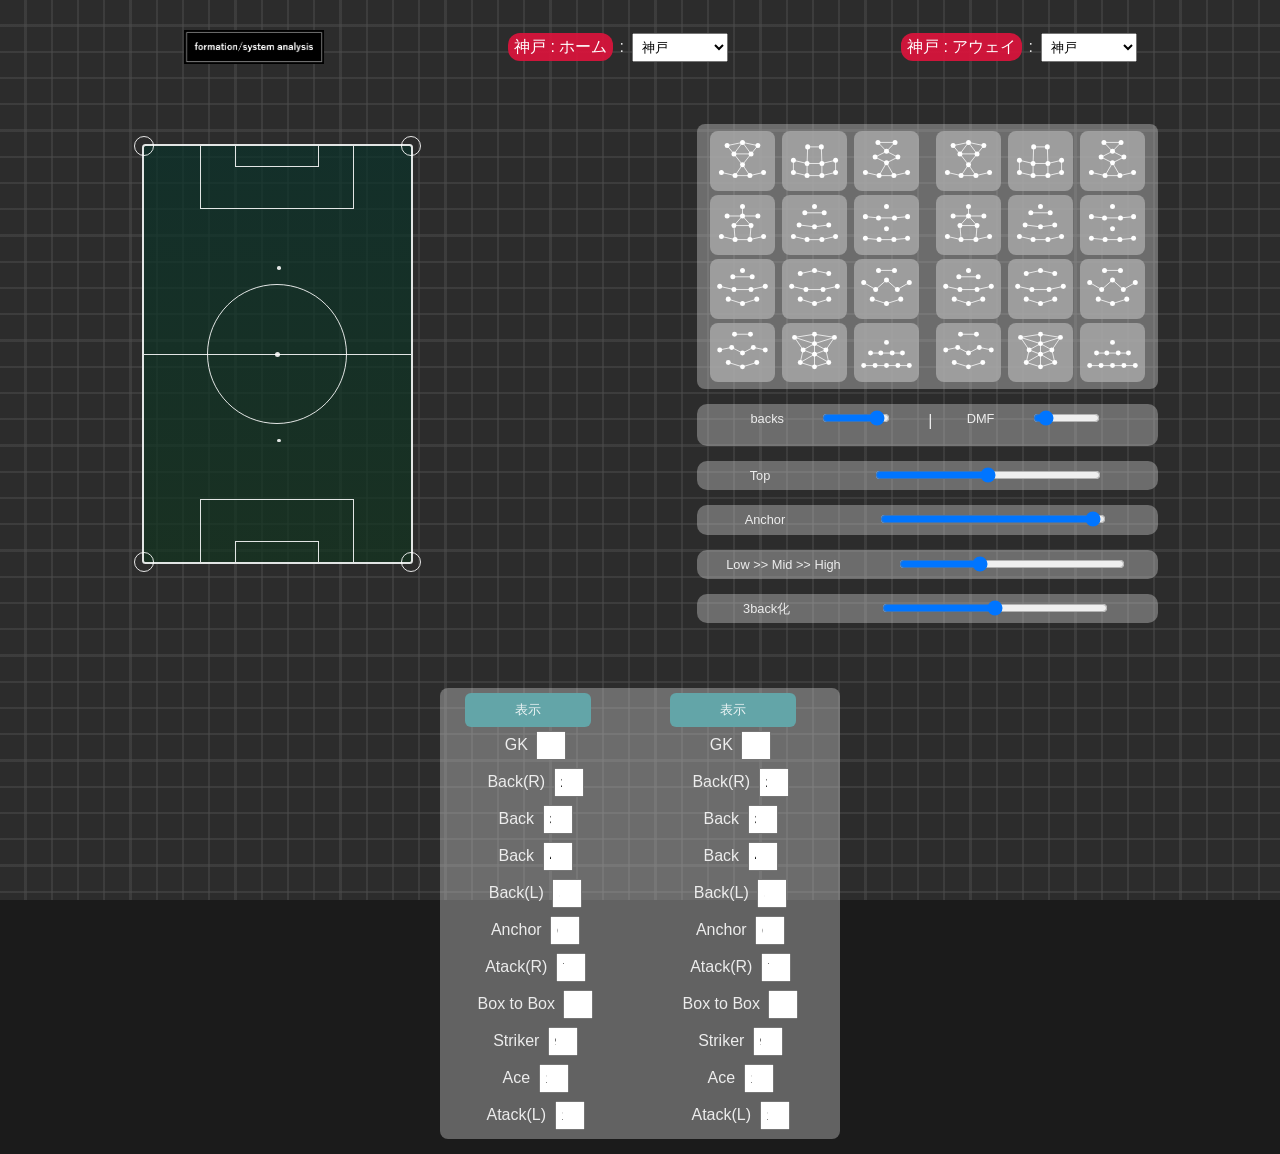
<file: index.html>
<!DOCTYPE html>
<html lang="ja">
<head>
  <meta charset="UTF-8" />
  <meta name="viewport" content="width=device-width, initial-scale=1.0">
  <link rel="stylesheet" href="sanitize.css">
  <link rel="stylesheet" href="style.css">
  <link rel="stylesheet" href="field.css">
  <title>football strategy ver1.01</title>
</head>
<body>
  <div class="bg_pattern Paper_v2"></div>
  <script type="module" src="js/main.js"></script>
  <header>        
    <div class="legend infopart">  
        <img src="figure/title.png" alt="スタメン配置" id="title" class="box">      
        <div class="icon box ">
            <span class="home-chip">神戸</span>:
            <select id="homeTeamSelect">
                <option value="kobe">神戸</option>
                <option value="marinos">横浜FM</option>
                <option value="antlers">鹿島</option>
                <option value="kashiwa">柏</option>
                <option value="gohsaka">G大阪</option>
                <option value="hiroshima">広島</option>
                <option value="shimizu">清水</option>
                <option value="kobe_AwayVer">神戸(A)</option>
                <option value="kobe_30th">神戸(30th)</option>
                <option value="marinos_AwayVer">横浜FM(A)</option>
                <option value="antlers_AwayVer">鹿島(A)</option>
                <option value="kashiwa_AwayVer">柏(A)</option>
                <option value="gohsaka_AwayVer">G大阪(A)</option>
                <option value="hiroshima_AwayVer">広島(A)</option>
            </select>
        </div>        
        <div class="icon box ">
            <span class="away-chip">Away: 奥側</span>:
            <select id="awayTeamSelect">
                <option value="kobe">神戸</option>
                <option value="marinos">横浜FM</option>
                <option value="antlers">鹿島</option>
                <option value="kashiwa">柏</option>
                <option value="gohsaka">G大阪</option>
                <option value="hiroshima">広島</option>
                <option value="shimizu">清水</option>
                <option value="kobe_AwayVer">神戸(A)</option>
                <option value="kobe_30th">神戸(30th)</option>
                <option value="marinos_AwayVer">横浜FM(A)</option>
                <option value="antlers_AwayVer">鹿島(A)</option>
                <option value="kashiwa_AwayVer">柏(A)</option>
                <option value="gohsaka_AwayVer">G大阪(A)</option>
                <option value="hiroshima_AwayVer">広島(A)</option>
            </select>
        </div>  
    </div>
  </header>
  <div class="main">
    <div id="field" class="centering_item">
        <div class="center-line"></div>
      <div class="center-circle"></div>
      <div class="center-spot"></div>

      <div class="penalty-box top"></div>
      <div class="penalty-box bottom"></div>
      <div class="goal-box top"></div>
      <div class="goal-box bottom"></div>

      <div class="penalty-spot top"></div>
      <div class="penalty-spot bottom"></div>

      <div class="corner tl"></div>
      <div class="corner tr"></div>
      <div class="corner bl"></div>
      <div class="corner br"></div>
    </div>
    <div id="info" class="centering_item">
      <div class="forms-wrapper  infopart">
          <div class="formation-buttons home-formations home-block">
            <button type="button" data-formation="4123"       ><img src="figure/4123.svg" alt="4123"></button>
            <button type="button" data-formation="442"        ><img src="figure/442.svg" alt="442"></button>
            <button type="button" data-formation="442_diamond"><img src="figure/442_diamond.svg" alt="442◇"></button>
            <button type="button" data-formation="4231"       ><img src="figure/4231.svg" alt="4231"></button>
            <button type="button" data-formation="4321"       ><img src="figure/4321.svg" alt="4321"></button>
            <button type="button" data-formation="4141"       ><img src="figure/4141.svg" alt="4141"></button>
            <button type="button" data-formation="3421"       ><img src="figure/3421.svg" alt="3421"></button>            
            <button type="button" data-formation="343"        ><img src="figure/343.svg" alt="343"></button>
            <button type="button" data-formation="352W"       ><img src="figure/352W.svg" alt="352W"></button>
            <button type="button" data-formation="352M"       ><img src="figure/352M.svg" alt="352M"></button>
            <button type="button" data-formation="343_diamond"><img src="figure/343_diamond.svg" alt="343◇"></button>
            <button type="button" data-formation="541"        ><img src="figure/541.svg" alt="541"></button>
          </div>
          
          <div class="formation-buttons away-formations away-block">
            <button type="button" data-formation="4123"       ><img src="figure/4123.svg" alt="4123"></button>
            <button type="button" data-formation="442"        ><img src="figure/442.svg" alt="442"></button>
            <button type="button" data-formation="442_diamond"><img src="figure/442_diamond.svg" alt="442◇"></button>
            <button type="button" data-formation="4231"       ><img src="figure/4231.svg" alt="4231"></button>
            <button type="button" data-formation="4321"       ><img src="figure/4321.svg" alt="4321"></button>
            <button type="button" data-formation="4141"       ><img src="figure/4141.svg" alt="4141"></button>
            <button type="button" data-formation="3421"       ><img src="figure/3421.svg" alt="3421"></button>            
            <button type="button" data-formation="343"        ><img src="figure/343.svg" alt="343"></button>
            <button type="button" data-formation="352W"       ><img src="figure/352W.svg" alt="352W"></button>
            <button type="button" data-formation="352M"       ><img src="figure/352M.svg" alt="352M"></button>
            <button type="button" data-formation="343_diamond"><img src="figure/343_diamond.svg" alt="343◇"></button>
            <button type="button" data-formation="541"        ><img src="figure/541.svg" alt="541"></button>
          </div>
      </div>
      <div class="sliderpart  infopart">
        <p>
          <div class="whichpara">backs</div>          
          <input type="range" id="backsSlider" min="0" max="1" step="1" value="1" class="switch">
          <div>|</div>
          <div class="whichpara">DMF</div>          
          <input type="range" id="volanteSlider" min="0" max="1" step="1" value="0" class="switch">
        </p>
        <!-- <div> 4-2-1-3 </div> -->
      </div>  
      <div class="sliderpart  infopart">
          <label class="whichpara">Top</label>          
          <input type="range" id="topSlider" min="0" max="1" step="0.02" value="0.5" class="tops">
      </div>  
      <div class="sliderpart  infopart">
        <label class="whichpara">Anchor</label>          
        <input type="range" id="systemSlider" min="0" max="1" step="0.02" value="1" class = "tops">
      </div>  
      <div class="sliderpart  infopart">
        <label class="whichpara">Low >> Mid >> High</label>          
        <input type="range" id="sideSlider" min="0" max="1" step="0.02" value="0.33" class = "tops">
      </div>  
      <div class="sliderpart  infopart">
        <label class="whichpara">3back化</label>          
        <input type="range" id="sidebackSlider" min="0" max="1" step="0.02" value="0.5" class = "tops">
      </div>  
    </div>
    <div class="squadnum infopart centering_item">
      <div class="form-block home-block">      
        <form id="playerFormHome">
          <button class="submit-btn" type="submit">表示</button>            
          <div id="inputsHome"></div>
        </form>
      </div>
      <div class="form-block away-block">
        <form id="playerFormAway">
          <button class="submit-btn" type="submit">表示</button>              
          <div id="inputsAway"></div>
        </form>
      </div>
    </div>
  </div>
</body>
</html>
</file>
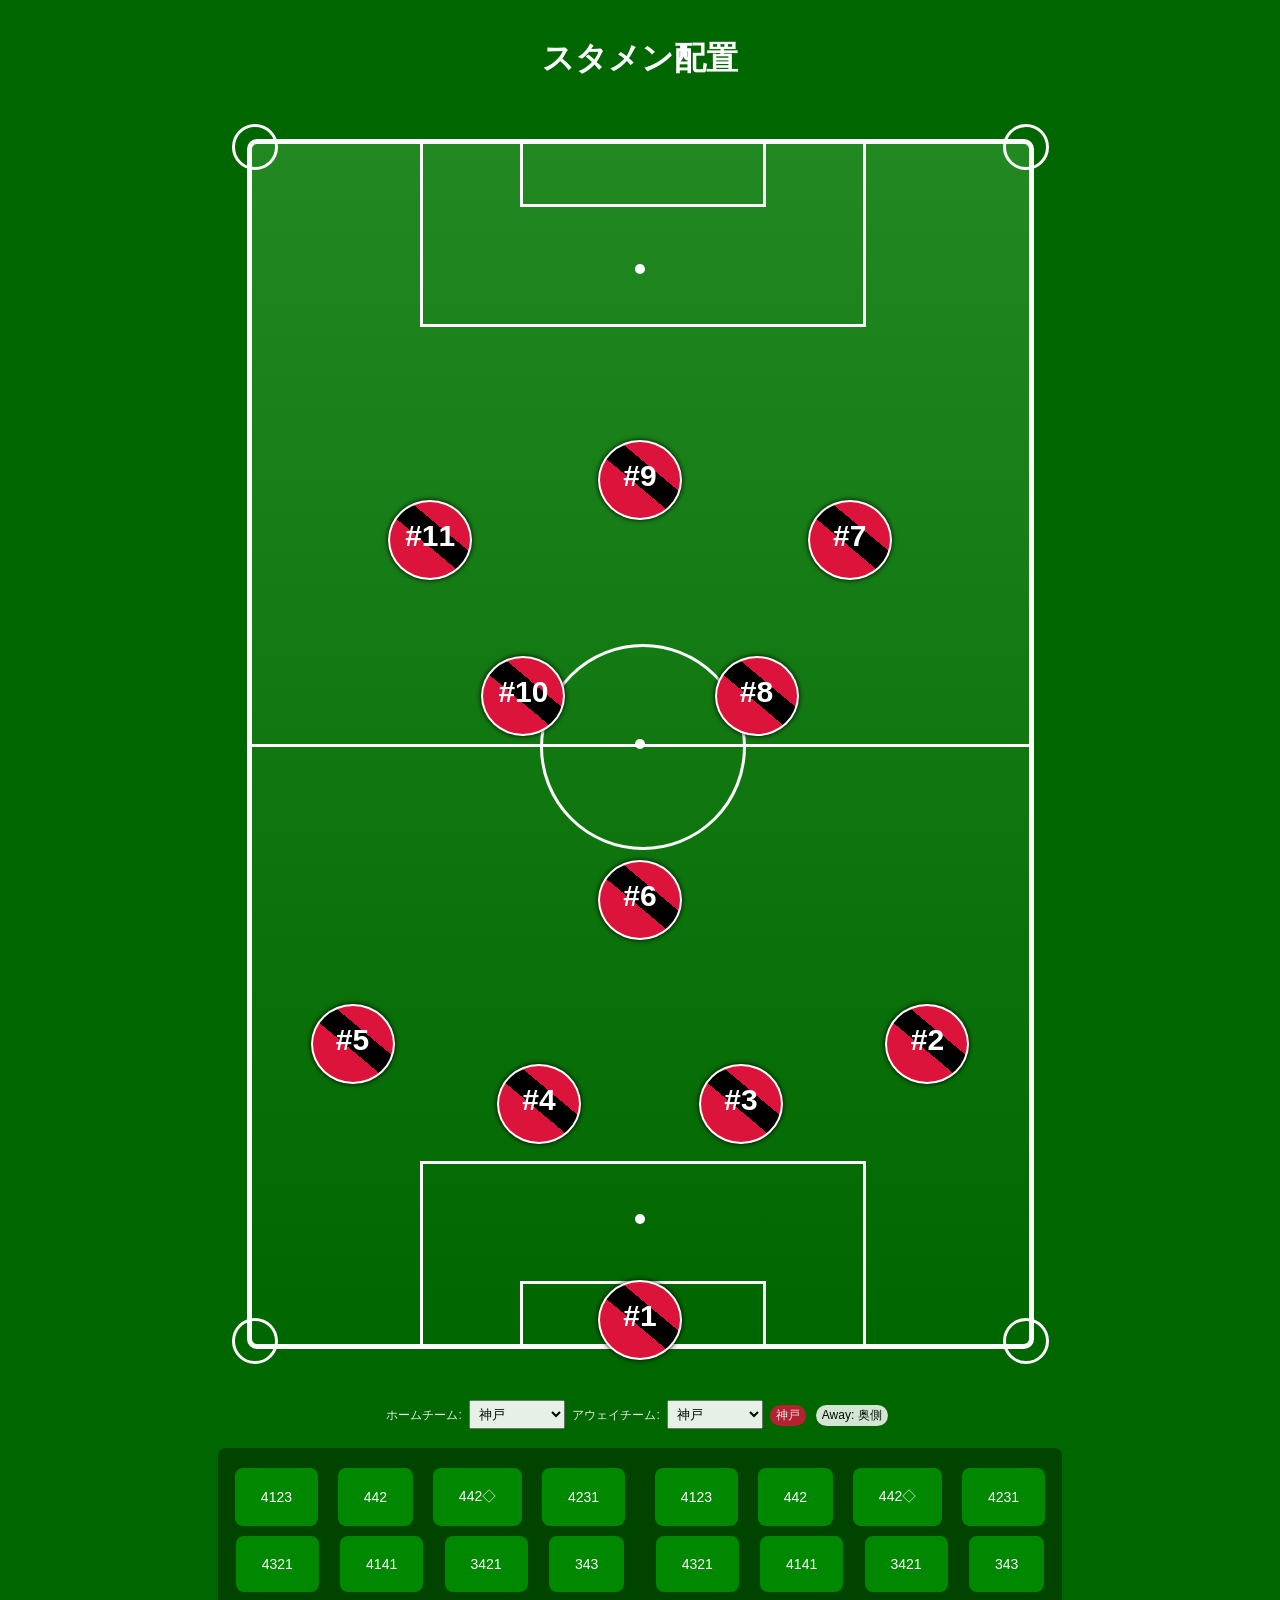
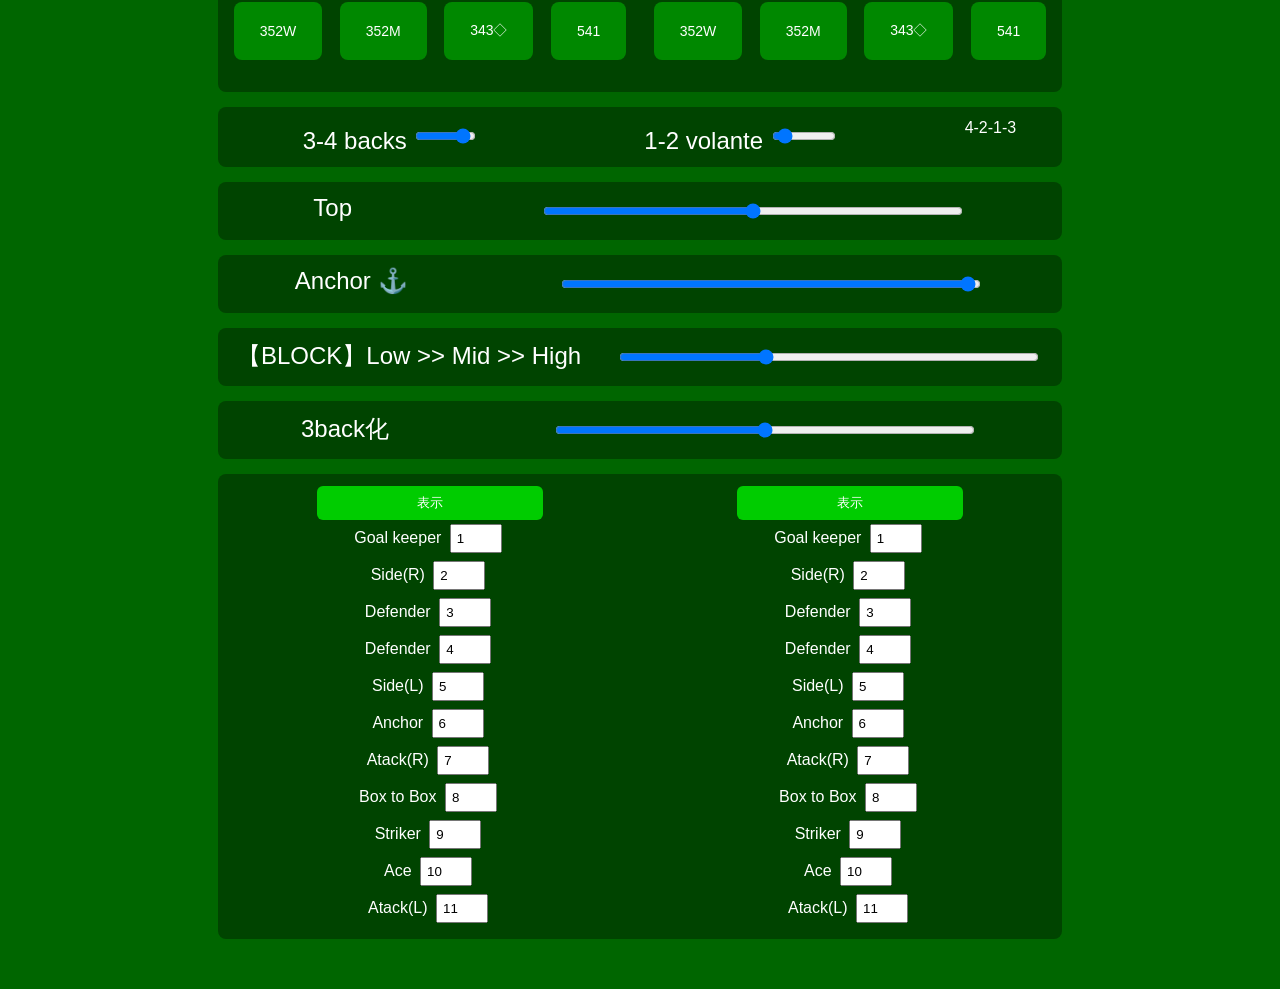
<file: main.html>
<!DOCTYPE html>
<html lang="ja">
<head>
  <meta charset="UTF-8" />
  <title>フォーメーション</title>
  <style>
    body { background-color: #006600; margin: 0; font-family: sans-serif; color: white; }
    h1 { text-align: center; padding: 16px 20px; }

    .main { display: flex; flex-wrap: wrap; margin: 0 auto; justify-content: center; gap: 20px; padding: 20px; }
    /* .main { display: flex; flex-wrap: wrap; flex-direction: column; align-items: center; gap: 20px; padding: 20px; } */
    .form-container { background: #004400; padding: 12px; width: 340px; min-width: 280px; border-radius: 8px; }
    .section-title { margin: 8px 0; font-size: 18px; }

    input, select { margin: 4px; padding: 5px; }
    input[type="number"] { width: 38px; }
    input[type="text"] { width: 80px; }

    .submit-btn { padding: 8px 100px; background-color: #00cc00; color: white; border: none; cursor: pointer; border-radius: 6px; }
    .submit-btn:hover { filter: brightness(1.1); }

    #field { position: relative; width: 777px; height: 1200px; background: linear-gradient(#228822, #006600); border: 5px solid rgb(255, 255, 255); border-radius: 10px; }
    #info {text-align: center; 	margin: 15px;}
    .infopart {margin: 15px;}
    /* センターライン */
    .center-line {
      position: absolute;
      top: 50%;
      left: 0;
      width: 100%;
      height: 0;
      border-bottom: 3px solid white;
    }
    /* センターサークル */
    .center-circle {
      position: absolute;
      top: 50%;
      left: 50%;
      width: 200px;
      height: 200px;
      margin: -100px 0 0 -100px;
      border: 3px solid white;
      border-radius: 50%;
    }
    /* ペナルティエリア */
    .penalty-box {
      position: absolute;
      width: 440px;
      height: 180px;
      left: 50%;
      margin-left: -220px;
      border: 3px solid white;
    }
    .penalty-box.top { bottom: 0; border-bottom: none; }
    .penalty-box.bottom { top: 0; border-top: none; }

    /* ゴールエリア */
    .goal-box {
      position: absolute;
      width: 240px;
      height: 60px;
      left: 50%;
      margin-left: -120px;
      border: 3px solid white;
    }
    .goal-box.top { bottom: 0; border-bottom: none; }
    .goal-box.bottom { top: 0; border-top: none; }

    /* ペナルティスポット */
    .penalty-spot {
      position: absolute;
      width: 10px;
      height: 10px;
      background: white;
      border-radius: 50%;
      left: 50%;
      margin-left: -5px;
    }
    .penalty-spot.top { top: 120px; }
    .penalty-spot.bottom { bottom: 120px; }

    /* センタースポット */
    .center-spot {
      position: absolute;
      top: 50%;
      left: 50%;
      width: 10px;
      height: 10px;
      margin: -5px 0 0 -5px;
      background: white;
      border-radius: 50%;
    }

    /* コーナーアーク */
    .corner {
      position: absolute;
      width: 40px;
      height: 40px;
      border: 3px solid white;
      border-radius: 50%;
    }
    .corner.tl { top: -20px; left: -20px; }
    .corner.tr { top: -20px; right: -20px; }
    .corner.bl { bottom: -20px; left: -20px; }
    .corner.br { bottom: -20px; right: -20px; }

    .player { 
      position: absolute; 
      width: 80px; 
      height: 60px; 
      background-color: #fff; 
      color: #000; 
      border-radius: 50%; 
      text-align: center; 
      line-height: 1.2; 
      font-size: 30px;
      font-weight: bold; 
      padding-top: 16px; 
      box-shadow: 0 0 5px #000; 
      transform: translate(-50%, -50%); 
      transition: left 0.7s ease, top 0.7s ease; 
    }
    .player.home {
      background: 
        linear-gradient(
          40deg,                   /* 斜めの角度 */
          transparent 0 45%,       /* 最初は透明 */
          black 25% 65%,           /* 真ん中だけ白の帯 */
          transparent 55% 100%     /* その後また透明 */
        ),
        crimson;                   /* ベース色 */
      border: 2px solid #fff;
      color: #fff;
    }
    
    .opponent { background-color:  rgba(255,255,255,0.92); color: #000;}

    .legend { margin-top: 12px; font-size: 12px; opacity: 0.9; }
    .legend span { display: inline-block; padding: 2px 6px; border-radius: 12px; margin-right: 6px; }
    .legend .home-chip { background: rgba(220, 20, 60, 0.92); }
    .legend .away-chip { background: rgba(255,255,255,0.92); color: #000; }
    .forms-wrapper {
      background: #004400;
      padding: 12px; width: 820px; min-width: 280px; border-radius: 8px; 
      display: flex;
      justify-content: space-around;
      gap: 20px;
      align-items: flex-start;
    }    
    .sliderpart {
      background: #004400;
      padding: 12px; width: 820px; min-width: 280px; border-radius: 8px; 
      display: flex;
      gap: 20px;
      align-items: flex-start;
      justify-content: center;
      flex-wrap: wrap;
      /* width: 100%; */
      justify-content:space-around;	
    }      
    .form-block {
        padding: 0 20px;
    }

    .home-block {
        display: absolute;
        justify-content: space-around;
        /* border-right: 2px solid rgba(255,255,255,0.4); */
    }

    .away-block {
        display: absolute;
        justify-content: space-around;
    }

    .number-input {
      width: 50px;
    }
    .name-input {
      width: 100px;
    }
    .formation-buttons {
      display: flex;
      flex-wrap: wrap;
      gap: 10px;
      margin: 8px 0 20px;
    }

    .formation-buttons button {
      background: #008800;
      border: none;
      padding: 20px 26px;
      color: white;
      border-radius: 8px;
      cursor: pointer;
      font-size: 14px;
      transition: 0.2s;
    }

    .formation-buttons button:hover {
      filter: brightness(1.2);
    }

    .formation-buttons button.active {
      background: #cc0000;
    }
    .para{
        width: 200%;
    }

    .switch{
      width: 20%
    }
    .tops{
      width: 50%
    }

    .whichpara{
      font-size: 150%;
    }
  </style>
</head>
<body>
  <h1>スタメン配置</h1>

  <div class="main">
    <div id="field">
      <div class="center-line"></div>
      <div class="center-circle"></div>
      <div class="center-spot"></div>

      <div class="penalty-box top"></div>
      <div class="penalty-box bottom"></div>
      <div class="goal-box top"></div>
      <div class="goal-box bottom"></div>

      <div class="penalty-spot top"></div>
      <div class="penalty-spot bottom"></div>

      <div class="corner tl"></div>
      <div class="corner tr"></div>
      <div class="corner bl"></div>
      <div class="corner br"></div>
    </div>
    <div id="info">
      <div class="legend infopart">
        <label>
          ホームチーム:
          <select id="homeTeamSelect">
            <option value="kobe">神戸</option>
            <option value="marinos">横浜FM</option>
            <option value="antlers">鹿島</option>
            <option value="kashiwa">柏</option>
            <option value="gohsaka">G大阪</option>
            <option value="hiroshima">広島</option>
            <option value="kobe_AwayVer">神戸(A)</option>
            <option value="kobe_30th">神戸(30th)</option>
            <option value="marinos_AwayVer">横浜FM(A)</option>
            <option value="antlers_AwayVer">鹿島(A)</option>
            <option value="kashiwa_AwayVer">柏(A)</option>
            <option value="gohsaka_AwayVer">G大阪(A)</option>
            <option value="hiroshima_AwayVer">広島(A)</option>
          </select>
        </label>
  
        <label>
          アウェイチーム:
          <select id="awayTeamSelect">
            <option value="kobe">神戸</option>
            <option value="marinos">横浜FM</option>
            <option value="antlers">鹿島</option>
            <option value="kashiwa">柏</option>
            <option value="gohsaka">G大阪</option>
            <option value="hiroshima">広島</option>
            <option value="kobe_AwayVer">神戸(A)</option>
            <option value="kobe_30th">神戸(30th)</option>
            <option value="marinos_AwayVer">横浜FM(A)</option>
            <option value="antlers_AwayVer">鹿島(A)</option>
            <option value="kashiwa_AwayVer">柏(A)</option>
            <option value="gohsaka_AwayVer">G大阪(A)</option>
            <option value="hiroshima_AwayVer">広島(A)</option>
          </select>
        </label>
  
        <span class="home-chip">神戸</span>
        <span class="away-chip">Away: 奥側</span>
      </div>
      <div class="forms-wrapper  infopart">
          <div class="formation-buttons home-formations home-block">
            <button data-formation="4123">4123</button>
            <button data-formation="442">442</button>
            <button data-formation="442_diamond">442◇</button>
            <button data-formation="4231">4231</button>
            <button data-formation="4321">4321</button>
            <button data-formation="4141">4141</button>

            <button data-formation="3421">3421</button>            
            <button data-formation="343">343</button>
            <button data-formation="352W">352W</button>
            <button data-formation="352M">352M</button>
            <button data-formation="343_diamond">343◇</button>
            <button data-formation="541">541</button>
          </div>
          
          <div class="formation-buttons away-formations away-block">
            <button data-formation="4123">4123</button>
            <button data-formation="442">442</button>
            <button data-formation="442_diamond">442◇</button>
            <button data-formation="4231">4231</button>
            <button data-formation="4321">4321</button>
            <button data-formation="4141">4141</button>

            <button data-formation="3421">3421</button>            
            <button data-formation="343">343</button>
            <button data-formation="352W">352W</button>
            <button data-formation="352M">352M</button>
            <button data-formation="343_diamond">343◇</button>
            <button data-formation="541">541</button>
          </div>
      </div>
      <div class="sliderpart  infopart">
        <div>
          <label class="whichpara">3-4 backs</label>          
          <input type="range" id="backsSlider" min="0" max="1" step="1" value="1" class="switch">
        </div>
        <div>
            <label class="whichpara">1-2 volante</label>          
            <input type="range" id="volanteSlider" min="0" max="1" step="1" value="0" class="switch">
        </div>
        <div> 4-2-1-3 </div>
      </div>  
      <div class="sliderpart  infopart">
          <label class="whichpara">Top</label>          
          <input type="range" id="topSlider" min="0" max="1" step="0.02" value="0.5" class="tops">
      </div>  
      <div class="sliderpart  infopart">
        <label class="whichpara">Anchor &#9875;</label>          
        <input type="range" id="systemSlider" min="0" max="1" step="0.02" value="1" class = "tops">
      </div>  
      <div class="sliderpart  infopart">
        <label class="whichpara">【BLOCK】Low >> Mid >> High</label>          
        <input type="range" id="sideSlider" min="0" max="1" step="0.02" value="0.33" class = "tops">
      </div>  
      <div class="sliderpart  infopart">
        <label class="whichpara">3back化</label>          
        <input type="range" id="sidebackSlider" min="0" max="1" step="0.02" value="0.5" class = "tops">
      </div>  
      <div class="forms-wrapper  infopart">
        <div class="form-block home-block">      
          <form id="playerFormHome">
            <button class="submit-btn" type="submit">表示</button>            
            <div id="inputsHome"></div>
          </form>
        </div>
        <div class="form-block away-block">
          <form id="playerFormAway">
            <button class="submit-btn" type="submit">表示</button>              
            <div id="inputsAway"></div>
          </form>
        </div>
      </div>
    </div>
  </div>
  

  <script>
    const homeChip = document.querySelector('.home-chip');
    const awayChip = document.querySelector('.away-chip');
    const homeSelect = document.getElementById('homeTeamSelect');
    const awaySelect = document.getElementById('awayTeamSelect');
  
    // チームごとの色設定
    const teamColors = {
        kobe:   { name: '神戸',    color: 'rgba(220, 20, 60, 0.92)', text: '#fff' },
        marinos:{ name: '横浜FM', color: 'rgba(0, 0, 200, 0.9)',     text: '#fff' },
        antlers:{ name: '鹿島',   color: 'rgba(139, 0, 0, 0.9)',     text: '#fff' },
        kashiwa:  { name: '柏',     color: 'rgba(255,255,0,0.92)',   text: '#fff' },
        gohsaka:   { name: 'G大阪',     color: 'rgba(0, 0, 255, 0.92)',    text: '#fff' },
        hiroshima:  { name: '広島',     color: 'rgba(81,48,143, 0.92)',      text: '#fff' },        
        kobe_AwayVer:   { name: '神戸',    color: 'rgba(220, 20, 60, 0.92)', text: '#fff' },
        kobe_30th:   { name: '神戸',    color: 'rgba(220, 20, 60, 0.92)', text: '#fff' },
        marinos_AwayVer:{ name: '横浜FM', color: 'rgba(0, 0, 200, 0.9)',     text: '#fff' },
        antlers_AwayVer:{ name: '鹿島',   color: 'rgba(139, 0, 0, 0.9)',     text: '#fff' },
        kashiwa_AwayVer:  { name: '柏',     color: 'rgba(255,255,0,0.92)',   text: '#fff' },
        gohsaka_AwayVer:   { name: 'G大阪',     color: 'rgba(0, 0, 255, 0.92)',    text: '#fff' },
        hiroshima_AwayVer:  { name: '広島',     color: 'rgba(81,48,143, 0.92)',      text: '#fff' }        
    };

    //チームユニフォーム
    const teamStyles = {
      kobe: {
        name: '神戸',
        style: 'linear-gradient(40deg, crimson 0 45%, black 25% 65%, crimson 55% 100%)',
        text: '#fff'
      },
      marinos: {
        name: '横浜FM',
        style: 'linear-gradient(to bottom, blue 0%, blue 66%, white 66%, white 85%, red 85%, red 100%)',
        text: '#bbb'
      },
      antlers:{ 
        name: '鹿島',   
        style: 'linear-gradient(140deg, black  20%, rgb(183, 24, 64) 50%, black 80% )',    
        text: '#fff' 
      },
      kashiwa:  { 
        name: '柏',     
        style: 'linear-gradient(to bottom, black 20%, yellow 20%)', 
        text: '#000' 
      },
      gohsaka:   { 
        name: 'G大阪',     
        style: 'repeating-linear-gradient(90deg, blue 0 10px, black 10px 20px)',   
        text: '#fff' 
      },
      hiroshima:  { 
        name: '広島',     
        style:
          'rgb(81,48,143)',
          // 'repeating-linear-gradient(0deg, rgb(81,48,143) 0 20px, black 20px 40px),',    
        text: '#fff' 
      },
      kobe_AwayVer: {
        name: '神戸 ',
        style: 'linear-gradient(40deg, white 0 45%, black 25% 65%, white 55% 100%)',
        text: '#e6b422'
      },
      kobe_30th: {
        name: '神戸 ',
        style: 'repeating-linear-gradient(90deg, white 0 10px, black 10px 20px)',
        text: '#e6b422'
      },
      marinos_AwayVer: {
        name: '横浜FM ',
        style: 'linear-gradient(to bottom, white 0%, white 66%, blue 66%, blue 85%, red 85%, red 100%)',
        text: '#000'
      },
      antlers_AwayVer:{ 
        name: '鹿島 ',   
        style: 'linear-gradient(0deg, white  0 30%, black 30% 70%, white 70% )',    
        text: '#cccccc' 
      },
      kashiwa_AwayVer:  { 
        name: '柏 ',     
        style: 'linear-gradient(to bottom, gray 20%, white 20%)', 
        text: '#000' 
      },
      gohsaka_AwayVer:   { 
        name: 'G大阪 ',     
        style: 'linear-gradient(to bottom, white 60%, blue 60%)',   
        text: '#000' 
      },
      hiroshima_AwayVer:  { 
        name: '広島 ',     
        style:
          'linear-gradient(90deg, rgb(81,48,143) 0 10%, white 10% 90%, rgb(81,48,143) 90% 100%)',
          // 'repeating-linear-gradient(0deg, rgb(81,48,143) 0 20px, black 20px 40px),',    
        text: '#000'
      }
    };

    // ホーム変更イベント
    homeSelect.addEventListener('change', () => {
      const t = teamColors[homeSelect.value];
      homeChip.style.background = t.color;
      homeChip.style.color = t.text;
      homeChip.textContent = `${t.name}`;
    });

    // アウェイ変更イベント
    awaySelect.addEventListener('change', () => {
      const t = teamColors[awaySelect.value];
      awayChip.style.background = t.color;
      awayChip.style.color = t.text;
      awayChip.textContent = `${t.name}`;
    });
    // ===== 入力欄生成 =====================================================

    function createInputs(containerId) {
      const container = document.getElementById(containerId);
      container.innerHTML = "";
      var role ={ 
         0:'Goal keeper     ',
         1:'Side(R)         ',
         2:'Defender        ',
         3:'Defender        ',
         4:'Side(L)         ',
         5:'Anchor          ',
         6:'Atack(R)        ',
         7:'Box to Box      ',
         8:'Striker         ',
         9:'Ace             ',
        10:'Atack(L)        ',
      }
      let numbers;
      if (containerId === "inputsHome") {
        numbers = [1, 2, 3, 4, 5, 6, 7, 8, 9, 10, 11];
      } else {
        numbers = [1, 2, 3, 4, 5, 6, 7, 8, 9, 10, 11];
      }      
      for (let i = 0; i <= 10; i++) {
        container.innerHTML += `
          <div>
            ${role[i]} <input type="number" name="number${i+1}" value="${numbers[i]}" required>
          </div>
        `;
      }
    }

    createInputs("inputsHome");
    createInputs("inputsAway");

    // ===== 位置データ ===================
    const anchor = [50, 50];
    // const anchor = [50, 50+13];
    
    //GK, LSB?, LCB, RCB, RCB
    const relativeFormations_442 = [
      [0, 48], [37, 25], [13, 30], [-13, 30], [-37, 25],
      [15, 8], [28, -5], [-15,8], [10, -22], [-10, -22], [-28, -5]
    ];
    const relativeFormations_424 = [
      [0, 48], [37, 25], [13, 30], [-13, 30], [-37, 25],
      [19, 0], [32, -20], [-19, 0], [10, -22], [-10, -22], [-32, -20]
    ];
    const relativeFormations_442_diamond = [
      [0, 48], [37, 25], [13, 30], [-13, 30], [-37, 25],
      [0, 8], [30, 3], [-30, 3], [15, -22], [0, -6], [-15, -22]
    ]; 
    const relativeFormations_4114= [
      [0, 48], [37, 25], [13, 30], [-13, 30], [-37, 25],
      [0, 8], [32, -22], [0, -6], [11, -22], [-11, -22], [-32, -22]
    ]; 
    const relativeFormations_4132= [
      [0, 48], [37, 25], [13, 30], [-13, 30], [-37, 25],
      [0, 8], [32, -10], [-32, -10], [11, -22], [0, -6], [-11, -22]
    ]; 
    const relativeFormations_2134= [
      [0, 48], [37, -3], [13, 30], [-13, 30], [-37, -3],
      [0, 8], [32, -22], [0, -6],  [11, -22], [-11, -22],[-32, -22]
    ]; 
    const relativeFormations_442block = [
      [0, 48], [37, 25], [13, 30], [-13, 30], [-37, 25],
      [-13, 11],  [37, 6], [13, 11],[12, -15], [-12, -15], [-37, 6]
    ];
    const relativeFormations_4123 = [
      [0, 48], [37, 25], [13, 30], [-13, 30], [-37, 25],
      [0, 13], [27, -17], [15, -4], [0, -22], [-15, -4],  [-27, -17]
    ];
    const relativeFormations_4141 = [
      [0, 48], [37, 25], [13, 30], [-13, 30], [-37, 25],
      [0, 13], [37, -12], [12, -4], [0, -22], [-12, -4], [-37, -12]
    ];
    const relativeFormations_4150 = [
      [0, 48], [37, 25], [13, 30], [-13, 30], [-37, 25],
      [0, 15], [27, -17], [20, 2], [0, -10], [-20, 2], [-27, -17]
    ];
    const relativeFormations_433 = [
      [0, 48], [37, 25], [13, 30], [-13, 30], [-37, 25],
      [0, 3], [27, -17], [20, 1], [0, -22], [-20, 1], [-27, -17]
    ];
    const relativeFormations_4231 = [
      [0, 48], [37, 25], [13, 30], [-13, 30], [-37, 25],
      [-15, 8], [27, -7], [15, 8], [0, -22], [0, -7], [-27, -7]
    ];
    const relativeFormations_4321 = [
      [0, 48], [37, 25], [13, 30], [-13, 30], [-37, 25],
      [-27, 7], [25, 7], [0, 10], [0, -22], [17, -12], [-17, -12]
    ];
    const relativeFormations_343 = [
      [0, 48], [25, 23], [0, 30], [-25, 23], [-40,3], 
      [-15, 8], [40, 3], [15, 8], [0, -22], [25, -17], [-25, -17]
    ];
    const relativeFormations_343_diamond = [
      [0, 48], [20, 3], [25, 23],  [-25, 23], [-20,3],
      [0, 30], [35, -17], [0, 10], [0, -22], [0, -7], [-35, -17]
    ];
    const relativeFormations_3421R = [
      [0, 48], [40, 3], [25, 23], [0, 30], [-25, 23], 
      [-15, 8], [17, -12], [15, 8], [0, -22], [-17, -12], [-40,3]
    ];
    const relativeFormations_3421 = [
      [0, 48], [25, 23], [0, 30], [-25, 23], [-40,3], 
      [-15, 8], [40, 3], [15, 8], [0, -22], [17, -12], [-17, -12]
    ];
    const relativeFormations_325 = [
      [0, 48], [25, 23], [0, 30], [-25, 23], [-40,-17], 
      [-15, 8], [40,-17], [15, 8], [0, -22], [17, -12], [-17, -12]
    ];
    const relativeFormations_352W = [
      [0, 48], [25, 23], [0, 30], [-25, 23], [-40,-3], 
      [-19, 8], [40, -3], [19, 8], [14, -22], [0, -7], [-14, -22]
    ];
    const relativeFormations_352M = [
      [0, 48], [25, 23], [0, 30], [-25, 23], [-40,3], 
      [-19, -1], [40, 3], [19, -1], [14, -22], [0, 8],  [-14, -22]
    ];
    const relativeFormations_334 = [
      [0, 48], [25, 23], [0, 30], [-25, 23], [-30,-12], 
      [0, 3], [30, -12], [20, 1], [10, -22], [-20, 1], [-10, -22]
    ];
    const relativeFormations_541 = [
      [0, 48], [20, 28], [0, 28], [-20, 28], [-40,28], 
      [-10, 8], [40, 28], [10, 8], [0, -9], [28, 8], [-28, 8]
    ];
    const relativeFormations_253 = [
      [0, 48], [40, 5], [13, 30], [-13, 30], [-40, 5],
      [0, 8], [29, -19], [17, -4], [0, -19],[-17, -4], [-29, -19]
    ];
    const relativeFormations_235 = [
      [0, 48], [27, -2], [13, 30], [-13, 30], [-27, -2],
      [0, 0], [40, -24], [19, -15], [0, -23], [-19, -15], [-40, -24]
    ];

    function toAbsolutePositions(relativeFormations, anchor) {
      return relativeFormations.map(([dx, dy]) => [ anchor[0] + dx, anchor[1] + dy ]);
    }

    const formations = {
      "442": toAbsolutePositions(relativeFormations_442, anchor),
      "424": toAbsolutePositions(relativeFormations_424, anchor),
      "442block": toAbsolutePositions(relativeFormations_442block, anchor),
      "4123": toAbsolutePositions(relativeFormations_4123, anchor),
      "4141": toAbsolutePositions(relativeFormations_4141, anchor),
      "433": toAbsolutePositions(relativeFormations_433, anchor),
      "442_diamond": toAbsolutePositions(relativeFormations_442_diamond, anchor),
      "4114": toAbsolutePositions(relativeFormations_4114, anchor),
      "4132": toAbsolutePositions(relativeFormations_4132, anchor),
      "2134": toAbsolutePositions(relativeFormations_2134, anchor),
      "4231": toAbsolutePositions(relativeFormations_4231, anchor),
      "4321": toAbsolutePositions(relativeFormations_4321, anchor),
      "4150": toAbsolutePositions(relativeFormations_4150, anchor),
      "343": toAbsolutePositions(relativeFormations_343, anchor),
      "343_diamond": toAbsolutePositions(relativeFormations_343_diamond, anchor),
      "3421R": toAbsolutePositions(relativeFormations_3421R, anchor),
      "3421": toAbsolutePositions(relativeFormations_3421, anchor),
      // "325": toAbsolutePositions(relativeFormations_325, anchor),
      "352W": toAbsolutePositions(relativeFormations_352W, anchor),
      "352M": toAbsolutePositions(relativeFormations_352M, anchor),
      "334": toAbsolutePositions(relativeFormations_334, anchor),
      "541": toAbsolutePositions(relativeFormations_541, anchor),
      "253": toAbsolutePositions(relativeFormations_253, anchor),
      "235": toAbsolutePositions(relativeFormations_235, anchor)
    };

    // ===== 描画ロジック ====================================================
    const homePlayers = []; // DOM要素
    const awayPlayers = []; // DOM要素

    function readPlayersFromForm(formEl) {
      const fd = new FormData(formEl);
      const arr = [];
      for (let i = 1; i <= 11; i++) {
        arr.push({ number: fd.get(`number${i}`), name: fd.get(`name${i}`) });
      }
      return arr;
    }

    function placePlayers(players, positions, isOpponent) {
      const field = document.getElementById("field");
      const arr = isOpponent ? awayPlayers : homePlayers;

      // 要素数を合わせる
      while (arr.length < players.length) {
        const div = document.createElement("div");
        div.className = isOpponent ? "player away" : "player home"; // ← home/awayクラスを付与
        field.appendChild(div);
        arr.push(div);
      }
      while (arr.length > players.length) {
        const removed = arr.pop();
        removed.remove();
      }

      // 位置とテキスト更新
      for (let i = 0; i < players.length; i++) {
        const el = arr[i];
        // 念のためクラスを再設定（先に作った要素を流用するため）
        el.className = isOpponent ? "player away" : "player home";
        el.style.left = `${positions[i][0]}%`;
        el.style.top = `${positions[i][1]}%`;
        el.innerHTML = `<strong>#${players[i].number}</strong>`;
      }
    }

    // ===== イベントハンドラ ===============================================
    document.getElementById("playerFormHome").addEventListener("submit", function(e) {
      e.preventDefault();
      const players = readPlayersFromForm(e.target);
      const f = document.getElementById("formationSelectHome").value;
      const pos = formations[f];
      if (!pos) return; // 念のため
      placePlayers(players, pos, false);
    });

    document.getElementById("playerFormAway").addEventListener("submit", function(e) {
      e.preventDefault();
      const players = readPlayersFromForm(e.target);
      const f = document.getElementById("formationSelectAway").value;
      const pos = formations[f];
      if (!pos) return;
      // 相手側は反転（ピッチ逆サイド）
      const flipped = pos.map(([x, y]) => [100 - x, 100 - y]);
      placePlayers(players, flipped, true);
    });

    // （任意）ページ読み込み時に仮表示
    window.addEventListener('load', () => {
      // 自チームだけ即時描画（好みでコメントアウト可）
      const homeForm = document.getElementById('playerFormHome');
      const players = readPlayersFromForm(homeForm);
      placePlayers(players, formations['4123'], false);
    });

    function updateTeamColor(isHome, teamKey) {
      const s = teamColors[teamKey];
      const t = teamStyles[teamKey];      
      const chip = isHome ? document.querySelector('.home-chip') : document.querySelector('.away-chip');
    
      // ラベル更新
      chip.style.background = s.color;
      chip.style.color = t.text;
      chip.textContent = `${t.name} : ${isHome ? 'ホーム' : 'アウェイ'}`;
    
      // フィールド上の色更新
      document.querySelectorAll(isHome ? '.player.home' : '.player.away')
        .forEach(p => {
          p.style.background = t.style;
          p.style.color = t.text;
        });
    }

    homeSelect.addEventListener('change', () => updateHomeColor(homeSelect.value));
    awaySelect.addEventListener('change', () => updateAwayColor(awaySelect.value));

    document.getElementById('homeTeamSelect').addEventListener('change', e => {
      updateTeamColor(true, e.target.value);
    });
    document.getElementById('awayTeamSelect').addEventListener('change', e => {
      updateTeamColor(false, e.target.value);
    });

    // ホーム側
    document.querySelectorAll('.home-formations button').forEach(btn => {
      btn.addEventListener('click', e => {
        // ボタンの見た目更新
        document.querySelectorAll('.home-formations button').forEach(b => b.classList.remove('active'));
        e.target.classList.add('active');

        // フォーメーション切り替え
        const f = e.target.dataset.formation;
        const players = readPlayersFromForm(document.getElementById("playerFormHome"));
        const pos = formations[f];
        if (pos) placePlayers(players, pos, false);
      });
    });

    // アウェイ側
    document.querySelectorAll('.away-formations button').forEach(btn => {
      btn.addEventListener('click', e => {
        document.querySelectorAll('.away-formations button').forEach(b => b.classList.remove('active'));
        e.target.classList.add('active');

        const f = e.target.dataset.formation;
        const players = readPlayersFromForm(document.getElementById("playerFormAway"));
        const pos = formations[f];
        if (pos) {
          const flipped = pos.map(([x, y]) => [100 - x, 100 - y]);
          placePlayers(players, flipped, true);
        }
      });
    });

    //////////関数の定義//////////
    function applyFormation(formation){
      const players = readPlayersFromForm(
        document.getElementById("playerFormHome")
      );
      placePlayers(players, formation, false);
    }

    function interpolateFormation(f1, f2, t) {
      const result = [];
    
      for (let i = 0; i < f1.length; i++) {
        const x = f1[i][0] + (f2[i][0] - f1[i][0]) * t;
        const y = f1[i][1] + (f2[i][1] - f1[i][1]) * t;
        result.push([x, y]);
      }
    
      return result;
    }

    function interpolate3(t, f0, f1, f2){    
      let interpolated;
      if(t>0.5){
        interpolated = interpolateFormation(f1, f2, (t-0.5)*2);
      }
      else{
        interpolated = interpolateFormation(f0, f1, t*2);
      }
      applyFormation(interpolated);
    }

    function interpolate4(t, f0, f1, f2, f3){    
      let interpolated;
      if(t>0.66){
        interpolated = interpolateFormation(f2, f3, (t-0.66)*3);
      }
      else if(t>0.33){
        interpolated = interpolateFormation(f1, f2, (t-0.33)*3);
      }
      else{
        interpolated = interpolateFormation(f0, f1, t*3);
      }
      applyFormation(interpolated); 
    }
    //////////関数の定義(終)//////////
    const topSig = document.getElementById("topSlider"); 
    const volanteSig = document.getElementById("volanteSlider"); 
    const backsSig = document.getElementById("backsSlider");

    topSig.addEventListener("input", updateFormationFromSignals);
    volanteSig.addEventListener("input", updateFormationFromSignals);
    backsSig.addEventListener("input", updateFormationFromSignals);
    
    let f_base = formations["4123"];

    // 現状これでOK
    function updateFormationFromSignals() {    
      const topVal = parseFloat(topSig.value);
      const volanteVal = parseFloat(volanteSig.value);
      const backsVal = parseFloat(backsSig.value);    
      let formationKey;    
      if (backsVal == 1) {
        if (volanteVal < 0.1) {
          // if (topVal == 1) formationKey = "442_diamond";
          // else if (topVal == 0.5) formationKey = "4123";
          // else formationKey = "4150";
          formationKey = "4123";
        }
        else { 
          if (topVal == 1) formationKey = "442";
          else formationKey = "4231";
        }
      } else {
        if (volanteVal == 0) {
          formationKey = "352M";
        }else{
          if (topVal == 1) formationKey = "352M";
          else formationKey = "3421";
        }
      }    
      const formation = formations[formationKey]; 
      f_base = formations[formationKey];   
      const players = readPlayersFromForm(
        document.getElementById("playerFormHome")
      );    
      placePlayers(players, formation, false);
    }

    // TOPの数変え
    topSig.addEventListener("input", e => {
      const t = parseFloat(e.target.value);
      let f0 = formations["4150"];
      const volanteVal = parseFloat(volanteSig.value);  
      const backsVal = parseFloat(backsSig.value);    
      if (backsVal > 0.5){
        if (volanteVal > 0.5){
          f0 = formations["4231"];
          const f2 = formations["442"];      
          const f3 = formations["424"];      
          interpolate4(t, f0, f_base, f2, f3);
          if(t>0.5){
            f_base = formations["442"]
          }else{
            f_base = formations["4123"]
          }     
        }else{
          const f2 = formations["442_diamond"];      
          const f3 = formations["4132"];      
          interpolate4(t, f0, f_base, f2, f3);
          if(t>0.33){
            f_base = formations["442_diamond"]
          }else{
            f_base = formations["4123"]
          }     
        }
      }else{
        if (volanteVal > 0.5){
          const f2 = formations["352W"];      
          interpolate3(t, f0, f_base, f2);
        }else{
          const f2 = formations["334"];      
          interpolate3(t, f0, f_base, f2);
        }
      }
    });

    // Anchorが降りるoption
    const slider = document.getElementById("systemSlider");
    slider.addEventListener("input", e => {
      const t = parseFloat(e.target.value);
      const f0 = formations["343_diamond"];
      const interpolated = interpolateFormation(f0, f_base, t);      
      applyFormation(interpolated);        
    });

    // 両方SBが上がるミドルブロック形成
    const sideslider = document.getElementById("sideSlider");
    sideslider.addEventListener("input", e => {
      const backsVal = parseFloat(backsSig.value);
      const topVal = parseFloat(topSig.value);  
      if (backsVal == 1) {
        let t = parseFloat(e.target.value);
        let f0 = formations["442block"];
        let f2 = formations["2134"];          
        if (topVal > 0.5){
          interpolate3(t, f0, f_base, f2);
        }else{
          const f2 = formations["253"];
          const f3 = formations["235"];          
          interpolate4(t, f0, f_base, f2, f3);
        }
      }else{
        const t = parseFloat(e.target.value);
        const f0 = formations["541"];
        // const f1 = formations["3421"];
        const f2 = formations["325W"];        
        interpolate3(t, f0, f_base, f2);
      }
    });

    // SBが上がる3back化
    const sidebackslider = document.getElementById("sidebackSlider");
    sidebackslider.addEventListener("input", e => {    
      const topVal = parseFloat(topSig.value);
      let t = parseFloat(e.target.value);
      let f0 = formations["3421"];
      let f2 = formations["3421R"];
      interpolate3(t, f0, f_base, f2);
    });

    // 初期色設定
    updateHomeColor(homeSelect.value);
    updateAwayColor(awaySelect.value);
  </script>
</body>
</html>
</file>
<file: sanitize.css>
/* Document
 * ========================================================================== */

/**
 * Add border box sizing in all browsers (opinionated).
 */

*,
::before,
::after {
  box-sizing: border-box;
}

/**
 * 1. Add text decoration inheritance in all browsers (opinionated).
 * 2. Add vertical alignment inheritance in all browsers (opinionated).
 */

::before,
::after {
  text-decoration: inherit; /* 1 */
  vertical-align: inherit; /* 2 */
}

/**
 * 1. Use the default cursor in all browsers (opinionated).
 * 2. Change the line height in all browsers (opinionated).
 * 3. Use a 4-space tab width in all browsers (opinionated).
 * 4. Remove the grey highlight on links in iOS (opinionated).
 * 5. Prevent adjustments of font size after orientation changes in
 *    IE on Windows Phone and in iOS.
 * 6. Breaks words to prevent overflow in all browsers (opinionated).
 */

html {
  cursor: default; /* 1 */
  line-height: 1.5; /* 2 */
  -moz-tab-size: 4; /* 3 */
  tab-size: 4; /* 3 */
  -webkit-tap-highlight-color: transparent /* 4 */;
  -ms-text-size-adjust: 100%; /* 5 */
  -webkit-text-size-adjust: 100%; /* 5 */
  word-break: break-word; /* 6 */
}

/* Sections
 * ========================================================================== */

/**
 * Remove the margin in all browsers (opinionated).
 */

body {
  margin: 0;
}

/**
 * Correct the font size and margin on `h1` elements within `section` and
 * `article` contexts in Chrome, Edge, Firefox, and Safari.
 */

h1 {
  font-size: 2em;
  margin: 0.67em 0;
}

/* Grouping content
 * ========================================================================== */

/**
 * Remove the margin on nested lists in Chrome, Edge, IE, and Safari.
 */

dl dl,
dl ol,
dl ul,
ol dl,
ul dl {
  margin: 0;
}

/**
 * Remove the margin on nested lists in Edge 18- and IE.
 */

ol ol,
ol ul,
ul ol,
ul ul {
  margin: 0;
}

/**
 * 1. Add the correct sizing in Firefox.
 * 2. Show the overflow in Edge 18- and IE.
 */

hr {
  height: 0; /* 1 */
  overflow: visible; /* 2 */
}

/**
 * Add the correct display in IE.
 */

main {
  display: block;
}

/**
 * Remove the list style on navigation lists in all browsers (opinionated).
 */

nav ol,
nav ul {
  list-style: none;
  padding: 0;
}

/**
 * 1. Correct the inheritance and scaling of font size in all browsers.
 * 2. Correct the odd `em` font sizing in all browsers.
 */

pre {
  font-family: monospace, monospace; /* 1 */
  font-size: 1em; /* 2 */
}

/* Text-level semantics
 * ========================================================================== */

/**
 * Remove the gray background on active links in IE 10.
 */

a {
  background-color: transparent;
}

/**
 * Add the correct text decoration in Edge 18-, IE, and Safari.
 */

abbr[title] {
  text-decoration: underline;
  text-decoration: underline dotted;
}

/**
 * Add the correct font weight in Chrome, Edge, and Safari.
 */

b,
strong {
  font-weight: bolder;
}

/**
 * 1. Correct the inheritance and scaling of font size in all browsers.
 * 2. Correct the odd `em` font sizing in all browsers.
 */

code,
kbd,
samp {
  font-family: monospace, monospace; /* 1 */
  font-size: 1em; /* 2 */
}

/**
 * Add the correct font size in all browsers.
 */

small {
  font-size: 80%;
}

/* Embedded content
 * ========================================================================== */

/*
 * Change the alignment on media elements in all browsers (opinionated).
 */

audio,
canvas,
iframe,
img,
svg,
video {
  vertical-align: middle;
}

/**
 * Add the correct display in IE 9-.
 */

audio,
video {
  display: inline-block;
}

/**
 * Add the correct display in iOS 4-7.
 */

audio:not([controls]) {
  display: none;
  height: 0;
}

/**
 * Remove the border on iframes in all browsers (opinionated).
 */

iframe {
  border-style: none;
}

/**
 * Remove the border on images within links in IE 10-.
 */

img {
  border-style: none;
}

/**
 * Change the fill color to match the text color in all browsers (opinionated).
 */

svg:not([fill]) {
  fill: currentColor;
}

/**
 * Hide the overflow in IE.
 */

svg:not(:root) {
  overflow: hidden;
}

/* Tabular data
 * ========================================================================== */

/**
 * Collapse border spacing in all browsers (opinionated).
 */

table {
  border-collapse: collapse;
}

/* Forms
 * ========================================================================== */

/**
 * Remove the margin on controls in Safari.
 */

button,
input,
select {
  margin: 0;
}

/**
 * 1. Show the overflow in IE.
 * 2. Remove the inheritance of text transform in Edge 18-, Firefox, and IE.
 */

button {
  overflow: visible; /* 1 */
  text-transform: none; /* 2 */
}

/**
 * Correct the inability to style buttons in iOS and Safari.
 */

button,
[type="button"],
[type="reset"],
[type="submit"] {
  -webkit-appearance: button;
}

/**
 * 1. Change the inconsistent appearance in all browsers (opinionated).
 * 2. Correct the padding in Firefox.
 */

fieldset {
  border: 1px solid #a0a0a0; /* 1 */
  padding: 0.35em 0.75em 0.625em; /* 2 */
}

/**
 * Show the overflow in Edge 18- and IE.
 */

input {
  overflow: visible;
}

/**
 * 1. Correct the text wrapping in Edge 18- and IE.
 * 2. Correct the color inheritance from `fieldset` elements in IE.
 */

legend {
  color: inherit; /* 2 */
  display: table; /* 1 */
  max-width: 100%; /* 1 */
  white-space: normal; /* 1 */
}

/**
 * 1. Add the correct display in Edge 18- and IE.
 * 2. Add the correct vertical alignment in Chrome, Edge, and Firefox.
 */

progress {
  display: inline-block; /* 1 */
  vertical-align: baseline; /* 2 */
}

/**
 * Remove the inheritance of text transform in Firefox.
 */

select {
  text-transform: none;
}

/**
 * 1. Remove the margin in Firefox and Safari.
 * 2. Remove the default vertical scrollbar in IE.
 * 3. Change the resize direction in all browsers (opinionated).
 */

textarea {
  margin: 0; /* 1 */
  overflow: auto; /* 2 */
  resize: vertical; /* 3 */
}

/**
 * Remove the padding in IE 10-.
 */

[type="checkbox"],
[type="radio"] {
  padding: 0;
}

/**
 * 1. Correct the odd appearance in Chrome, Edge, and Safari.
 * 2. Correct the outline style in Safari.
 */

[type="search"] {
  -webkit-appearance: textfield; /* 1 */
  outline-offset: -2px; /* 2 */
}

/**
 * Correct the cursor style of increment and decrement buttons in Safari.
 */

::-webkit-inner-spin-button,
::-webkit-outer-spin-button {
  height: auto;
}

/**
 * Correct the text style of placeholders in Chrome, Edge, and Safari.
 */

::-webkit-input-placeholder {
  color: inherit;
  opacity: 0.54;
}

/**
 * Remove the inner padding in Chrome, Edge, and Safari on macOS.
 */

::-webkit-search-decoration {
  -webkit-appearance: none;
}

/**
 * 1. Correct the inability to style upload buttons in iOS and Safari.
 * 2. Change font properties to `inherit` in Safari.
 */

::-webkit-file-upload-button {
  -webkit-appearance: button; /* 1 */
  font: inherit; /* 2 */
}

/**
 * Remove the inner border and padding of focus outlines in Firefox.
 */

::-moz-focus-inner {
  border-style: none;
  padding: 0;
}

/**
 * Restore the focus outline styles unset by the previous rule in Firefox.
 */

:-moz-focusring {
  outline: 1px dotted ButtonText;
}

/**
 * Remove the additional :invalid styles in Firefox.
 */

:-moz-ui-invalid {
  box-shadow: none;
}

/* Interactive
 * ========================================================================== */

/*
 * Add the correct display in Edge 18- and IE.
 */

details {
  display: block;
}

/*
 * Add the correct styles in Edge 18-, IE, and Safari.
 */

dialog {
  background-color: white;
  border: solid;
  color: black;
  display: block;
  height: -moz-fit-content;
  height: -webkit-fit-content;
  height: fit-content;
  left: 0;
  margin: auto;
  padding: 1em;
  position: absolute;
  right: 0;
  width: -moz-fit-content;
  width: -webkit-fit-content;
  width: fit-content;
}

dialog:not([open]) {
  display: none;
}

/*
 * Add the correct display in all browsers.
 */

summary {
  display: list-item;
}

/* Scripting
 * ========================================================================== */

/**
 * Add the correct display in IE 9-.
 */

canvas {
  display: inline-block;
}

/**
 * Add the correct display in IE.
 */

template {
  display: none;
}

/* User interaction
 * ========================================================================== */

/*
 * 1. Remove the tapping delay in IE 10.
 * 2. Remove the tapping delay on clickable elements
      in all browsers (opinionated).
 */

a,
area,
button,
input,
label,
select,
summary,
textarea,
[tabindex] {
  -ms-touch-action: manipulation; /* 1 */
  touch-action: manipulation; /* 2 */
}

/**
 * Add the correct display in IE 10-.
 */

[hidden] {
  display: none;
}

/* Accessibility
 * ========================================================================== */

/**
 * Change the cursor on busy elements in all browsers (opinionated).
 */

[aria-busy="true"] {
  cursor: progress;
}

/*
 * Change the cursor on control elements in all browsers (opinionated).
 */

[aria-controls] {
  cursor: pointer;
}

/*
 * Change the cursor on disabled, not-editable, or otherwise
 * inoperable elements in all browsers (opinionated).
 */

[aria-disabled="true"],
[disabled] {
  cursor: not-allowed;
}

/*
 * Change the display on visually hidden accessible elements
 * in all browsers (opinionated).
 */

[aria-hidden="false"][hidden] {
  display: initial;
}

[aria-hidden="false"][hidden]:not(:focus) {
  clip: rect(0, 0, 0, 0);
  position: absolute;
}
</file>
<file: style.css>
:root {--size: 0.8;}

:root {
  --cell_size: calc(var(--size)*600px);
  --cell_width: calc(var(--size)*388px);
  --info_width: calc(1.7*var(--cell_width));
  --buttonn_width: calc(var(--info_width)/8);
  --filter_back_color: rgb(205 205 205 / 40%);
  --borer_color: rgba(255, 255, 255, 0.88);
  --boderline_color: #4d4d4d;
}

@media (max-width: 1100px) and (orientation: portrait) {
  :root {
    --cell_width: 70vw;
    --cell_size: calc(var(--cell_width) * (600 / 388));
    --size: 0.5;
    --info_width: 85vw;
    --buttonn_width: calc(var(--info_width)/9);
  }
}

body { background-color: #1b1b1b; margin: 0; font-family: sans-serif; color: var(--borer_color); }
h1 { text-align: center; padding: 16px 20px; }

.main { 
  display: flex; 
  flex-wrap: wrap;   /* 横並び固定 */
  justify-content: space-around; 
  align-items: flex-start; 
  gap: 20px; 
 
}
/* .main { display: flex; flex-wrap: wrap; margin: 0 auto; justify-content: center; gap: 20px; padding: 20px; } */

.form-container { background: #004400; padding: 12px; width: 340px; min-width: 280px; border-radius: 8px; }
.section-title { margin: 8px 0; font-size: 18px; }

.centering_item {
    display: inline-block;
    vertical-align:  middle;    
    height: var(--cell_size)px;    
    margin: 50px;                
}

input, select { margin: 4px; padding: 5px; }
input[type="number"] { width: 30px; }
input[type="text"] { width: 80px; }

.submit-btn { padding: 8px 50px; background-color: #63a5a8; color: var(--borer_color); border: none; cursor: pointer; border-radius: 6px; }
.submit-btn:hover { filter: brightness(1.1); }

#inputsHome{display: flex; flex-wrap: wrap; justify-content: center;}
#inputsAway{display: flex; flex-wrap: wrap; justify-content: center;}
#info {text-align: center;   margin: 15px; 
}
.infopart {
  margin: 15px;
  width: var(--info_width); 
  /* min-width: 280px; */
}

.player { 
  position: absolute; 
  width: calc(var(--size)*45px); height: calc(var(--size)*43px); 
  /* width: 80px; height: 60px;  */
  background-color: var(--borer_color); 
  color: #000; 
  border-radius: 50%; 
  text-align: center; 
  line-height: 1.2; 
  font-size: calc(var(--size)*22px);
  /* font-weight: bold;  */
  padding-top: calc(var(--size)*6.05px); 
  box-shadow: 0 0 5px #000; 
  transform: translate(-50%, -50%); 
  transition: left 0.7s ease, top 0.7s ease; 
}
.player.home {
  background: 
    linear-gradient(
      40deg,                   /* 斜めの角度 */
      transparent 0 45%,       /* 最初は透明 */
      black 25% 65%,           /* 真ん中だけ白の帯 */
      transparent 55% 100%     /* その後また透明 */
    ),
    crimson;                   /* ベース色 */
  border: 1px solid var(--borer_color);
  color: var(--borer_color);
}
    
.opponent { background-color:  rgba(255,255,255,0.92); color: #000;}

/* .legend { 
  overflow: hidden;
  margin-top: 0px; font-size: 12px; opacity: 0.9; 
} */

.legend {
  display: flex;
  align-items: center;
  justify-content: space-evenly;  /* space-between だと端みっちり*/
  width: 100%;
}

.box{ display: inline-block; }

.legend span { display: inline-block; padding: 2px 6px; border-radius: 12px; margin-right: 6px; }
.legend .home-chip { background: rgba(220, 20, 60, 0.92); }
.legend .away-chip { background: rgba(255,255,255,0.92); color: #000; }
.forms-wrapper {
    background: var(--filter_back_color);
    padding: 5px; 
    min-width: 270px; 
    border-radius: 8px; 
    /* padding: 12px; width: 820px; min-width: 280px; border-radius: 8px;  */
    display: flex;
    justify-content: space-around;
    /* gap: 20px; */
    align-items: flex-start;
}    

.squadnum {
    background: var(--filter_back_color);
    padding: 5px; width: 400px; min-width: 280px; border-radius: 8px; 
    /* padding: 12px; width: 820px; min-width: 280px; border-radius: 8px;  */
    display: flex;
    justify-content: space-around;
    gap: 20px;
    align-items: flex-start;
}    
.sliderpart {
  background: var(--filter_back_color);
  padding: 5px; min-width: 280px; border-radius: 10px; 
  /* padding: 12px; width: 820px; min-width: 280px; border-radius: 8px;  */
  display: flex;
  gap: 5px;
  align-items: flex-start;
  justify-content: center;
  flex-wrap: wrap;
  justify-content:space-around;	
}      
.form-block {
    display: flex;
    justify-content: center;
    padding: 0 20px;
}

.home-block {
    justify-content: space-around;
    /* border-right: 2px solid rgba(255,255,255,0.4); */
}

.away-block {
    justify-content: space-around;
}

.number-input {
  width: 50px;
}
.name-input {
  width: 100px;
}
.formation-buttons {
  display: flex;
  flex-wrap: wrap;
  gap: 0px;
  margin: 0px 5px 0px;
  /* margin: 8px 0 20px; */
}

.formation-buttons button {
  background: rgb(170 170 170 / 80%);
  border: none;
  padding: px px;
  padding: 1px calc(var(--size)*5px);
  color: var(--borer_color);
  border-radius: 8px;
  cursor: pointer;
  font-size: 14px;
  transition: 0.2s;
  margin: 2px 2px 2px 2px;
}

img {
    width: var(--buttonn_width);
    height: var(--buttonn_width);
}


.formation-buttons button:hover {
  filter: brightness(1.2);
}

.formation-buttons button.active {
  background: rgba(172, 3, 3, 0.8);
}
.para{
    width: 200%;
}

.switch{
  width: 15%;
  padding: 10 0 0 0;
}

.tops{
  width: 50%
}

.whichpara{
  font-size: 80%;
}

#title {
  width: calc(var(--size)*0.4*610px) ; 
  height: calc(var(--size)*0.4*230px);
  padding: 15px;
  /* padding: 15px 30px 15px 15px; */
}

.icon{
  padding: 0px 0px 0px 15px;
}

.bg_pattern {
  position: fixed;
  top: 0;
  left: 0;
  width: 100vw;
  height: 100vh;
  background-color: #2c2c2c;
  z-index: -1;
}
.Paper_v2 {
  background-image:
    repeating-linear-gradient(to bottom,
      transparent 25px,
      var(--boderline_color) 26px,  var(--boderline_color) 26px,
      transparent 27px,  transparent 51px, 
      var(--boderline_color) 52px,  var(--boderline_color) 52px,
      transparent 53px,  transparent 77px, 
      var(--boderline_color) 78px,  var(--boderline_color) 78px,
      transparent 79px,  transparent 103px, 
      var(--boderline_color) 104px,  var(--boderline_color) 104px,
      transparent 105px,  transparent 129px, 
      var(--boderline_color) 130px,  var(--boderline_color) 130px),
  
    repeating-linear-gradient(to right,
      transparent 25px,
      var(--boderline_color) 26px,  var(--boderline_color) 26px,
      transparent 27px,  transparent 51px, 
      var(--boderline_color) 52px,  var(--boderline_color) 52px,
      transparent 53px,  transparent 77px, 
      var(--boderline_color) 78px,  var(--boderline_color) 78px,
      transparent 79px,  transparent 103px, 
      var(--boderline_color) 104px,  var(--boderline_color) 104px,
      transparent 105px,  transparent 129px, 
      var(--boderline_color) 130px,  var(--boderline_color) 130px);
}

input[type="range"] {
  /* -webkit-appearance: none; */
  height: 6px;
  background: linear-gradient(to right, #00ac897c, #0066ffc2);
  border-radius: 10px;
}

input[type="range"]::-webkit-slider-thumb {
  /* -webkit-appearance: none; */
  width: 14px;
  height: 14px;
  background: white;
  border-radius: 50%;
  cursor: pointer;
}

#field,.forms-wrapper {
  flex-shrink: 0;
}
</file>
<file: field.css>
:root {--size: 0.8;}

/* スマホ */
@media (max-width: 2600px) and (orientation: landscape) {
  :root {
    --size: 0.7;
  }
}
/* 
@media (min-width: 601px) and (max-width: 1024px) and (orientation: landscape) {
  :root {
    --size: 0.8;
  }
}
@media (min-width: 601px) and (max-width: 1024px) and (orientation: portrait) {
  :root {
    --size: 0.8;
  } 
}*/
:root {
  --cell_size: calc(var(--size)*600px);
  --cell_width: calc(var(--size)*388px);
  --filter_back_color: rgb(205 205 205 / 40%);
  --borer_color: rgba(255, 255, 255, 0.88);
  --boderline_color: #4d4d4d;
}


@media (max-width: 1100px) and (orientation: portrait) {
  :root {
    --cell_width: 70vw;
    --cell_size: calc(var(--cell_width) * (600 / 388));
    --size: 0.5;
  }
}

#field { 
  position: relative; 
  height: var(--cell_size); 
  width: var(--cell_width);   
  background: linear-gradient(rgba(9,49,41, 0.7), rgba(17,51,30, 0.7)); 
  border: 2.5px solid var(--borer_color); border-radius: calc(var(--size)*5px); 
}

/* センターライン */
.center-line {
  position: absolute;
  top: 50%;
  left: 0;
  width: 100%;
  height: 0;
  border-bottom: calc(var(--size)*1.5px) solid var(--borer_color);
}
/* センターサークル */
.center-circle {
  position: absolute;
  top: 50%;
  left: 50%;
  width: calc(var(--size)*200px);
  height: calc(var(--size)*200px);
  margin: calc(-1*var(--size)*100px) 0 0 calc(-1*var(--size)*100px);
  border: calc(var(--size)*1.5px) solid var(--borer_color);
  border-radius: 50%;
}
/* ペナルティエリア */
.penalty-box {
  position: absolute;
  width: calc(var(--size)*220px); height: calc(var(--size)*90px);
  /* width: 440px; height: 180px; */
  left: 50%;
  margin-left: calc(-1*var(--size)*110px);
  /* margin-left: -220px; */
  border: calc(var(--size)*1.5px) solid var(--borer_color);
}
.penalty-box.top { bottom: 0; border-bottom: none; }
.penalty-box.bottom { top: 0; border-top: none; }

/* ゴールエリア */
.goal-box {
  position: absolute;
  width: calc(var(--size)*120px); height: calc(var(--size)*30px);
  /* width: 240px; height: 60px; */
  left: 50%;
  margin-left: calc(-1*var(--size)*60px);
  /* margin-left: -120px; */
  border: calc(var(--size)*1.5px) solid var(--borer_color);
}
.goal-box.top { bottom: 0; border-bottom: none; }
.goal-box.bottom { top: 0; border-top: none; }

/* ペナルティスポット */
.penalty-spot {
  position: absolute;
  width: calc(var(--size)*5px);
  height: calc(var(--size)*5px);
  background: var(--borer_color);
  border-radius: 50%;
  left: 50%;
  margin-left: -calc(var(--size)*5px);
}
.penalty-spot.top { top: 120px; }
.penalty-spot.bottom { bottom: 120px; }

/* センタースポット */
.center-spot {
  position: absolute;
  top: 50%;
  left: 50%;
  width: 5px;
  height: 5px;
  /* margin: 0 0 0 0; */
  margin: -2.5px 0 0 -2.5px;
  background: var(--borer_color);
  border-radius: 50%;
}

/* コーナーアーク */
.corner {
  position: absolute;
  width: 20px;
  height: 20px;
  border: calc(var(--size)*1.5px) solid var(--borer_color);
  border-radius: 50%;
}
.corner.tl { top: -10px; left: -10px; }
.corner.tr { top: -10px; right: -10px; }
.corner.bl { bottom: -10px; left: -10px; }
.corner.br { bottom: -10px; right: -10px; }
</file>
